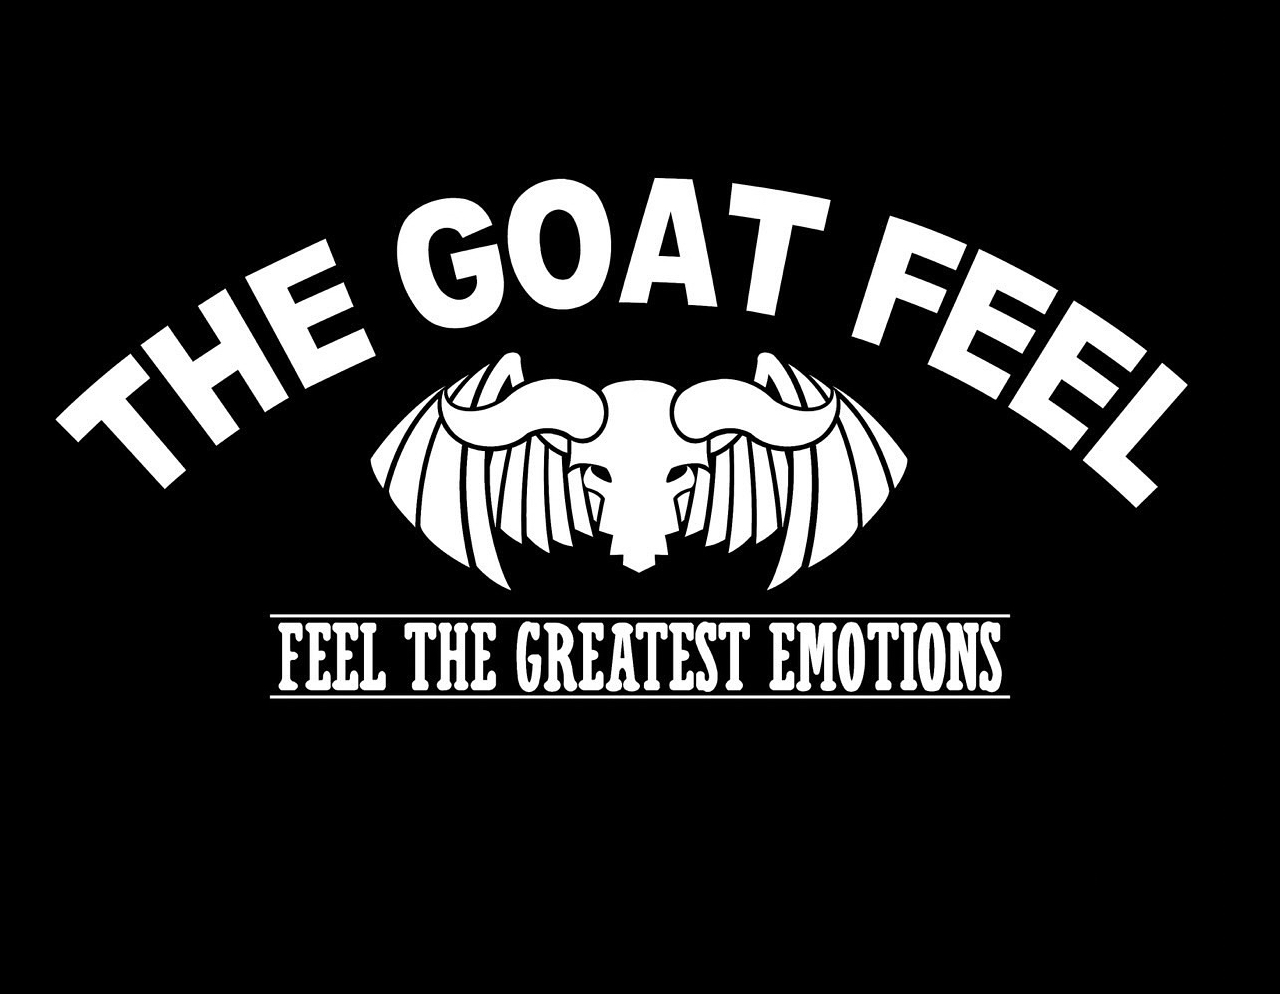
<file: about.html>
﻿<!-- about.html -->
<!DOCTYPE html>
<html lang="ja">
<head>
    <meta charset="UTF-8">
    <meta name="viewport" content="width=device-width, initial-scale=1.0">
    <title>商品詳細 - THE GOAT FEEL</title>
    <link rel="stylesheet" href="style.css">
    <script src="https://code.jquery.com/jquery-3.6.0.min.js"></script>
    <!-- Font Awesome CDN (無料アイコンライブラリ) -->
    <link rel="stylesheet" href="https://cdnjs.cloudflare.com/ajax/libs/font-awesome/6.4.0/css/all.min.css">
</head>
<body>
    <div id="loading">
        <img src="img/99A8F6C1-041A-4F2C-8C58-B03872F61AA8.jpeg" alt="Loading">
    </div>

    <header>
        <h1>
            <a href="index.html">
                <img src="img/99A8F6C1-041A-4F2C-8C58-B03872F61AA8.jpeg" alt="ロゴ">
            </a>
        </h1>

        <nav>
            <a href="index.html">HOME</a>
            <a href="about.html">ABOUT</a>
            <a href="product.html">PRODUCT</a>
            <a href="news.html">NEWS</a>
            <a href="contact.html">CONTACT</a>
        </nav>

        <div class="header-icons">
            <!-- 検索アイコン -->
            <i class="fas fa-search"></i>

            <!-- Instagramアイコン -->
            <a href="https://www.instagram.com/thegoatfeel_clothing/" target="_blank">
                <i class="fab fa-instagram"></i>
            </a>

            <!-- カートアイコン -->
            <a href="cart.html" class="cart-link">
                <i class="fas fa-shopping-cart"></i>
                <span class="cart-badge">0</span>
            </a>
        </div>

    </header>

    <div class="search-bar">
        <input type="text" placeholder="キーワードを入力">
        <button>検索</button>
    </div>


    <section class="about-section">
        <h2 class="about-title">THE GOAT FEEL</h2>
        <p class="about-text">
            GOATは「Greatest Of All Time」の略で、ストリートカルチャーという混沌と躍動の領域において、卓越した影響力の権化として屹立する存在──その精神性は、都市空間の微細な脈動と若者固有の叛逆的衝迫を濃縮し、現代という時代装置が生み出した一種の都市神話、あるいは象徴的図像として昇華されたものであると言えます。
            本ブランドは、かくなる DOPE の原理を、単なる流行の表層的現象として扱うことを拒み、むしろ文化の地層深くに沈潜する美学的原理や思想的契機として捉え直し、衣服および装身具という媒介を介して、精緻にして峻烈、そして挑発的な造形言語へと結晶化させています。
        </p>
    </section>



    <footer>
        <p>© THE GOAT FEEL</p>
    </footer>

    <script src="main.js"></script>

</body>
</html>
</file>
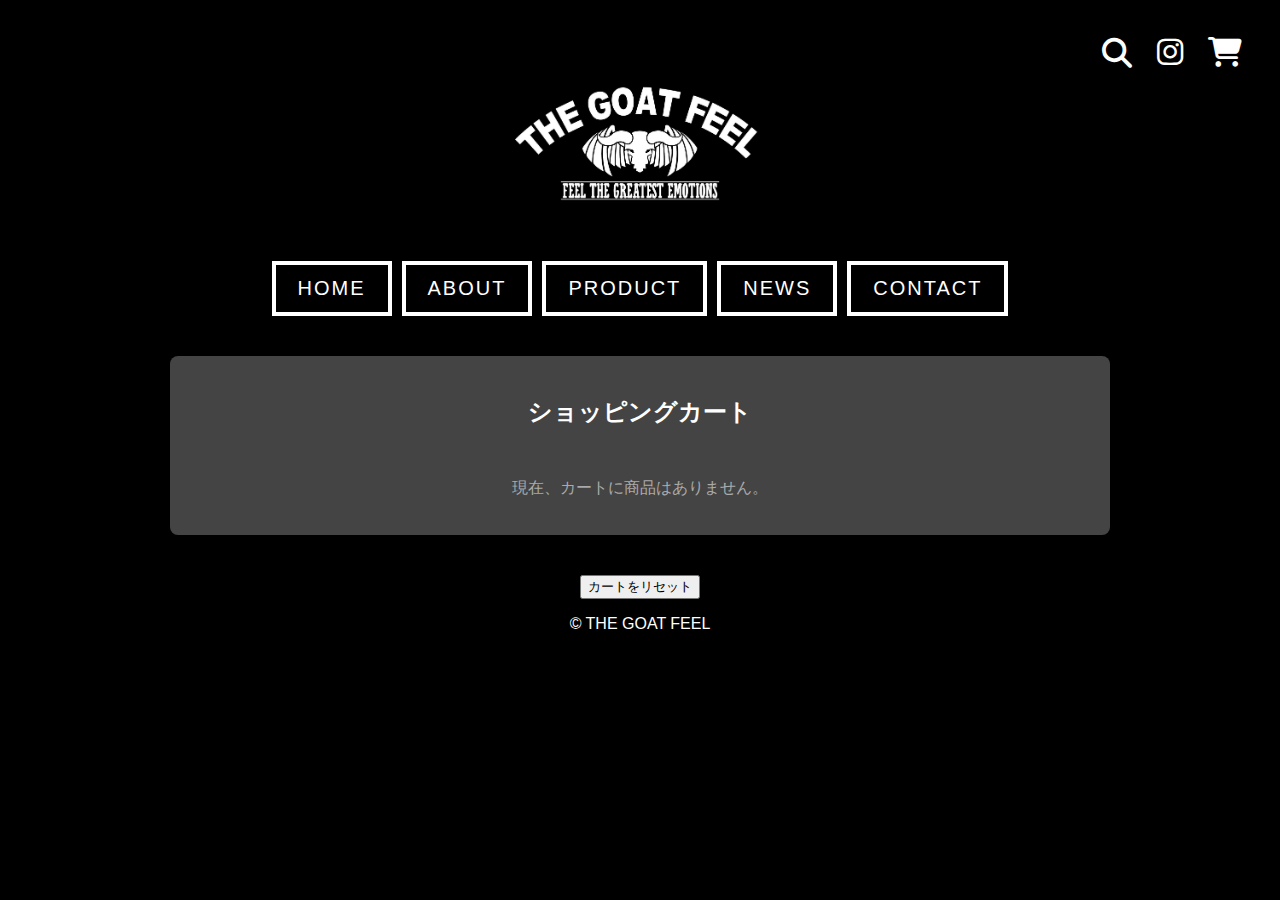
<file: cart.html>
﻿<!-- cart.html -->
<!DOCTYPE html>
<html lang="ja">
<head>
    <meta charset="UTF-8">
    <meta name="viewport" content="width=device-width, initial-scale=1.0">
    <title>THE GOAT FEEL</title>
    <link rel="stylesheet" href="style.css">
    <script src="https://code.jquery.com/jquery-3.6.0.min.js"></script>
    <!-- Font Awesome CDN (無料アイコンライブラリ) -->

    <link rel="stylesheet" href="https://cdnjs.cloudflare.com/ajax/libs/font-awesome/6.4.0/css/all.min.css">

</head>

<body>
    <header>
        <h1>
            <a href="index.html">
                <img src="img/99A8F6C1-041A-4F2C-8C58-B03872F61AA8.jpeg" alt="ロゴ">
            </a>
        </h1>

        <nav>
            <a href="index.html">HOME</a>
            <a href="about.html">ABOUT</a>
            <a href="product.html">PRODUCT</a>
            <a href="news.html">NEWS</a>
            <a href="contact.html">CONTACT</a>
        </nav>

        <div class="header-icons">
            <!-- 検索アイコン -->
            <i class="fas fa-search"></i>

            <!-- Instagramアイコン -->
            <a href="https://www.instagram.com/thegoatfeel_clothing/" target="_blank">
                <i class="fab fa-instagram"></i>
            </a>

            <!-- カートアイコン -->
            <a href="cart.html" class="cart-link">
                <i class="fas fa-shopping-cart"></i>
                <span class="cart-badge">0</span>
            </a>
        </div>

    </header>

    <div class="search-bar">
        <input type="text" placeholder="キーワードを入力">
        <button>検索</button>
    </div>


    <!-- ========== メインコンテンツ ========== -->
    <main class="cart-page">
        <!-- cart-page というCSSクラスでスタイルを当てる -->

        <h2>ショッピングカート</h2> <!-- ページタイトル -->
        <!-- カートが空のときに表示される部分（後でJSで切り替え予定） -->
        <p class="cart-empty">現在、カートに商品はありません。</p>

        <!-- ↓カートの中身を表形式で見せる部分 -->
        <table class="cart-table">
            <thead>
                <!-- 表のヘッダー部分 -->
                <tr>
                    <!-- 1行 -->
                    <th>商品画像</th>
                    <th>商品名</th>
                    <th>サイズ</th>
                    <th>数量</th>
                    <th>価格</th>
                    <th>小計</th>
                    <th>削除</th>
                </tr>
            </thead>
           
            <tbody>
                <!-- 実際の中身（今回はダミー） -->
                <tr>
                    <td><img src="img/ECA5BB59-5D33-4B6A-8F41-D41DB43CEA75.jpeg" alt="商品" class="cart-item-img"></td>
                    <td>First Drop T-Shirts (Black)</td>
                    <td>M</td>
                    <td>1</td>
                    <td>￥3,500</td>
                    <td>￥3,500</td>
                    <td><button class="remove-btn">削除</button></td>
                </tr>

                <tr>
                    <td><img src="img/スクリーンショット 2025-10-02 110953.png" alt="商品" class="cart-item-img"></td>
                    <td>HYPERDROP: Logo Sweat(Black)</td>
                    <td>L</td>
                    <td>1</td>
                    <td>￥6,500</td>
                    <td>￥13,000</td>
                    <td><button class="remove-btn">削除</button></td>
                </tr>
            </tbody>
        </table>

        <!-- 合計金額部分 -->
        <div class="cart-total">
            <p>合計金額：<strong>￥16,500</strong></p>
            <button class="checkout-btn">購入手続きへ進む</button>
        </div>

    </main>

    <button id="reset-cart">カートをリセット</button>


    <!-- ========== フッター ========== -->
    <footer>
        <p>© THE GOAT FEEL</p>
    </footer>

    <script src="main.js"></script>

</body>
</html>
</file>
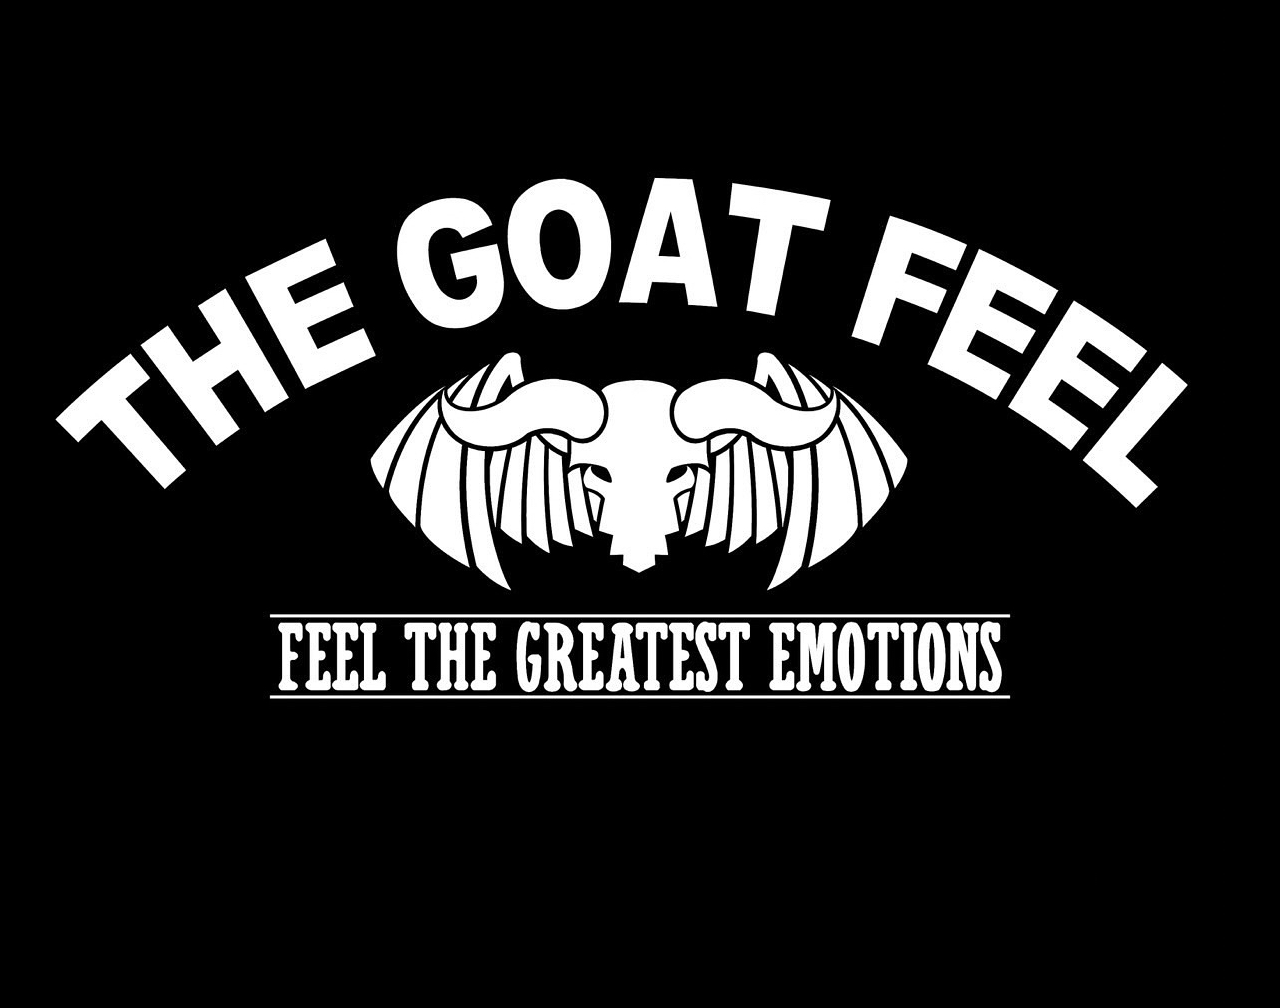
<file: contact.html>
﻿<!-- contact.html -->
<!DOCTYPE html>
<html lang="ja">
<head>
    <meta charset="UTF-8">
    <meta name="viewport" content="width=device-width, initial-scale=1.0">
    <title>商品詳細 - THE GOAT FEEL</title>
    <link rel="stylesheet" href="style.css">
    <script src="https://code.jquery.com/jquery-3.6.0.min.js"></script>
    <!-- Font Awesome CDN (無料アイコンライブラリ) -->
    <link rel="stylesheet" href="https://cdnjs.cloudflare.com/ajax/libs/font-awesome/6.4.0/css/all.min.css">
</head>
<body>
    <div id="loading">
        <img src="img/99A8F6C1-041A-4F2C-8C58-B03872F61AA8.jpeg" alt="Loading">
    </div>

    <header>
        <h1>
            <a href="index.html">
                <img src="img/99A8F6C1-041A-4F2C-8C58-B03872F61AA8.jpeg" alt="ロゴ">
            </a>
        </h1>

        <nav>
            <a href="index.html">HOME</a>
            <a href="about.html">ABOUT</a>
            <a href="product.html">PRODUCT</a>
            <a href="news.html">NEWS</a>
            <a href="contact.html">CONTACT</a>
        </nav>

        <div class="header-icons">
            <!-- 検索アイコン -->
            <i class="fas fa-search"></i>

            <!-- Instagramアイコン -->
            <a href="https://www.instagram.com/thegoatfeel_clothing/" target="_blank">
                <i class="fab fa-instagram"></i>
            </a>

            <!-- カートアイコン -->
            <a href="cart.html" class="cart-link">
                <i class="fas fa-shopping-cart"></i>
                <span class="cart-badge">0</span>
            </a>
        </div>

    </header>

    <div class="search-bar">
        <input type="text" placeholder="キーワードを入力">
        <button>検索</button>
    </div>


    <section class="contact-section">
        <h2>CONTACT</h2>
        <p>
            お問い合わせ内容を入力のうえ、送信してください。<br />
            ＊InstagramのDMからのお問い合わせも可能です。
        </p>

        <form action="send_mail.php" method="post" class="contact-form">

            <label for="name">Name</label>
            <input type="text" id="name" name="name" required>

            <label for="email">E-mail</label>
            <input type="email" id="email" name="email" required>

            <label for="phone">Phone Number</label>
            <input type="tel" id="phone" name="phone">

            <label for="message">Message</label>
            <textarea id="message" name="message" rows="6" required></textarea>

            <button type="submit" class="contact-btn">SEND</button>
        </form>
    </section>

    <footer>
        <p>© THE GOAT FEEL</p>
    </footer>

    <script src="main.js"></script>

</body>
</html>
</file>
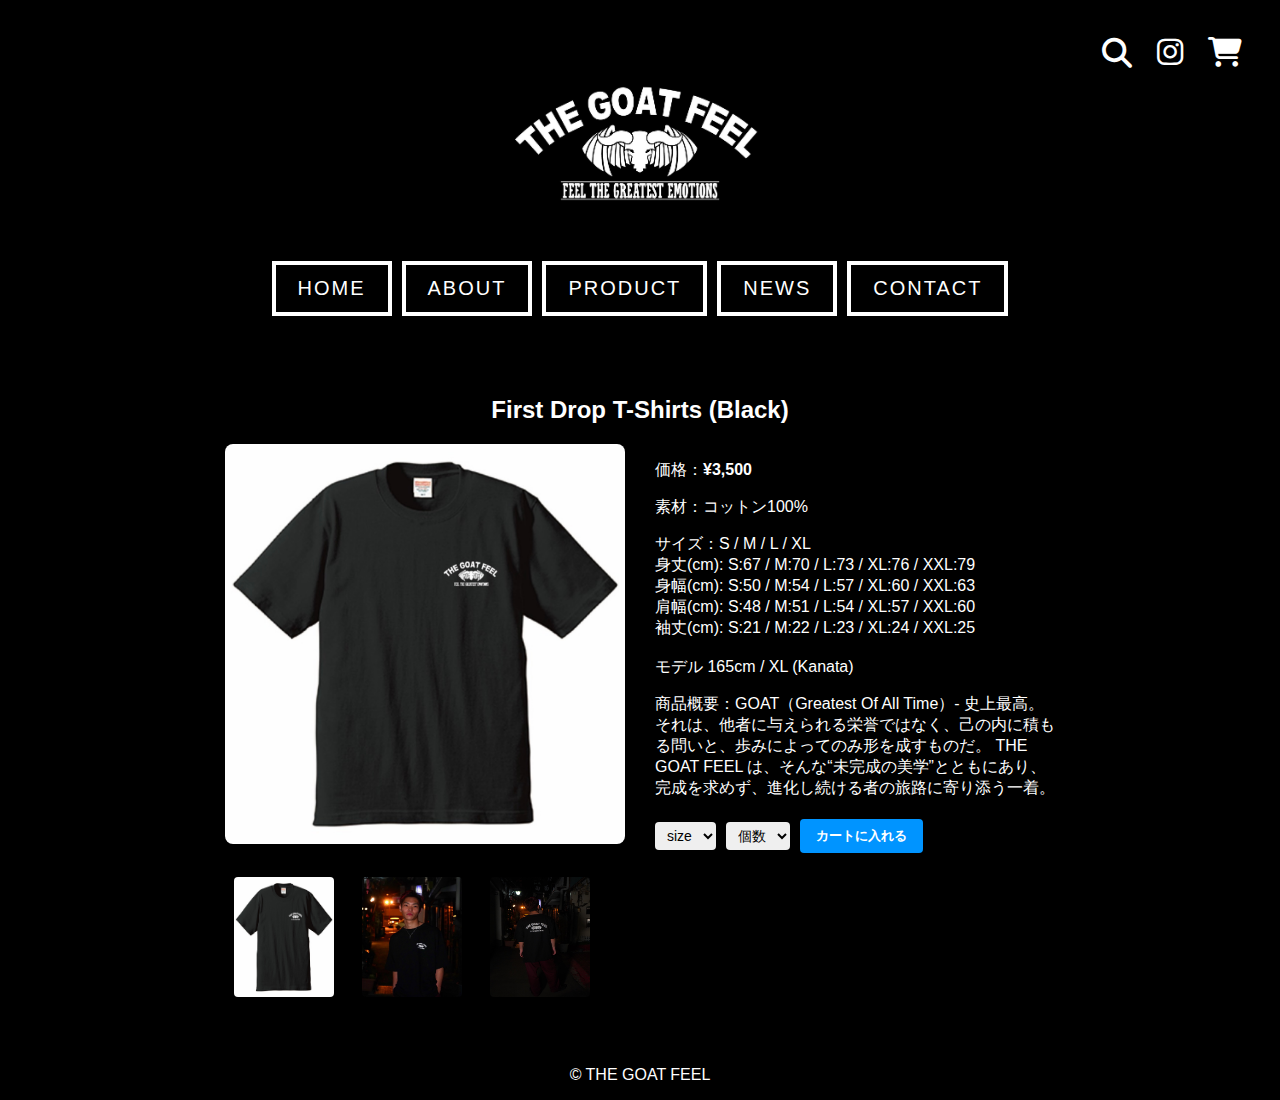
<file: detail.html>
﻿<!-- detail.html -->
<!DOCTYPE html>
<html lang="ja">
<head>
    <meta charset="UTF-8">
    <meta name="viewport" content="width=device-width, initial-scale=1.0">
    <title>商品詳細 - THE GOAT FEEL</title>
    <link rel="stylesheet" href="style.css">
    <script src="https://code.jquery.com/jquery-3.6.0.min.js"></script>
    <!-- Font Awesome CDN (無料アイコンライブラリ) -->
    <link rel="stylesheet" href="https://cdnjs.cloudflare.com/ajax/libs/font-awesome/6.4.0/css/all.min.css">
</head>
<body>

    <header>
        <h1>
            <a href="index.html">
                <img src="img/99A8F6C1-041A-4F2C-8C58-B03872F61AA8.jpeg" alt="ロゴ">
            </a>
        </h1>

        <nav>
            <a href="index.html">HOME</a>
            <a href="about.html">ABOUT</a>
            <a href="product.html">PRODUCT</a>
            <a href="news.html">NEWS</a>
            <a href="contact.html">CONTACT</a>
        </nav>

        <div class="header-icons">
            <!-- 検索アイコン -->
            <i class="fas fa-search"></i>

            <!-- Instagramアイコン -->
            <a href="https://www.instagram.com/thegoatfeel_clothing/" target="_blank">
                <i class="fab fa-instagram"></i>
            </a>

            <!-- カートアイコン -->
            <a href="cart.html" class="cart-link">
                <i class="fas fa-shopping-cart"></i>
                <span class="cart-badge">0</span>
            </a>
        </div>

    </header>

    <main class="detail-page">
        <h2>First Drop T-Shirts (Black)</h2>

        <div class="detail-container">

            <!-- 左側：画像 -->
            <div class="image-side">
                <div class="main-image">
                    <img src="img/ECA5BB59-5D33-4B6A-8F41-D41DB43CEA75.jpeg" id="main-img" alt="商品画像">
                </div>
               
                <div class="thumbnail-images">
                    <img src="img/ECA5BB59-5D33-4B6A-8F41-D41DB43CEA75.jpeg" alt="サムネイル1" class="thumb">
                    <img src="img/2254DAF1-D9FE-4510-B90B-3F8EE67F37EA.jpeg" alt="サムネイル2" class="thumb">
                    <img src="img/7586632A-A4B0-41C7-BCFE-913295E6CE9F.jpeg" alt="サムネイル3" class="thumb">
                </div>
             </div>
            
            <!-- 右側：テキスト -->
            <div class="detail-info">
                <p>価格：<strong>¥3,500</strong></p>
                <p>素材：コットン100%</p>
                <p>
                    サイズ：S / M / L / XL<br>
                    身丈(cm): S:67 / M:70 / L:73 / XL:76 / XXL:79<br>
                    身幅(cm): S:50 / M:54 / L:57 / XL:60  / XXL:63<br>
                    肩幅(cm): S:48 / M:51 / L:54 / XL:57  / XXL:60<br>
                    袖丈(cm): S:21 / M:22 / L:23 / XL:24  / XXL:25<br>
                    <br>
                    モデル 165cm / XL (Kanata)
                </p>
                <p>
                    商品概要：GOAT（Greatest Of All Time）- 史上最高。<br>
                    それは、他者に与えられる栄誉ではなく、己の内に積もる問いと、歩みによってのみ形を成すものだ。
                    THE GOAT FEEL は、そんな“未完成の美学”とともにあり、完成を求めず、進化し続ける者の旅路に寄り添う一着。
                </p>

                <div class="purchase-options">
                    <select id="select-size" class="select-size">
                        <option disabled selected>size</option>
                        <option value="S">S</option>
                        <option value="M">M</option>
                        <option value="L">L</option>
                        <option value="XL">XL</option>
                    </select>

                    <select  id="select-quantity" class="select-quantity">
                        <option disabled selected>個数</option>
                        <option value="1">1</option>
                        <option value="2">2</option>
                        <option value="3">3</option>
                        <option value="4">4</option>
                        <option value="5">5</option>
                    </select>

                    <button class="add-to-cart">カートに入れる</button>
                </div>

        </div>
    </main>

    <footer>
        <p>© THE GOAT FEEL</p>
    </footer>

    <script src="main.js"></script>

</body>
</html>
</file>
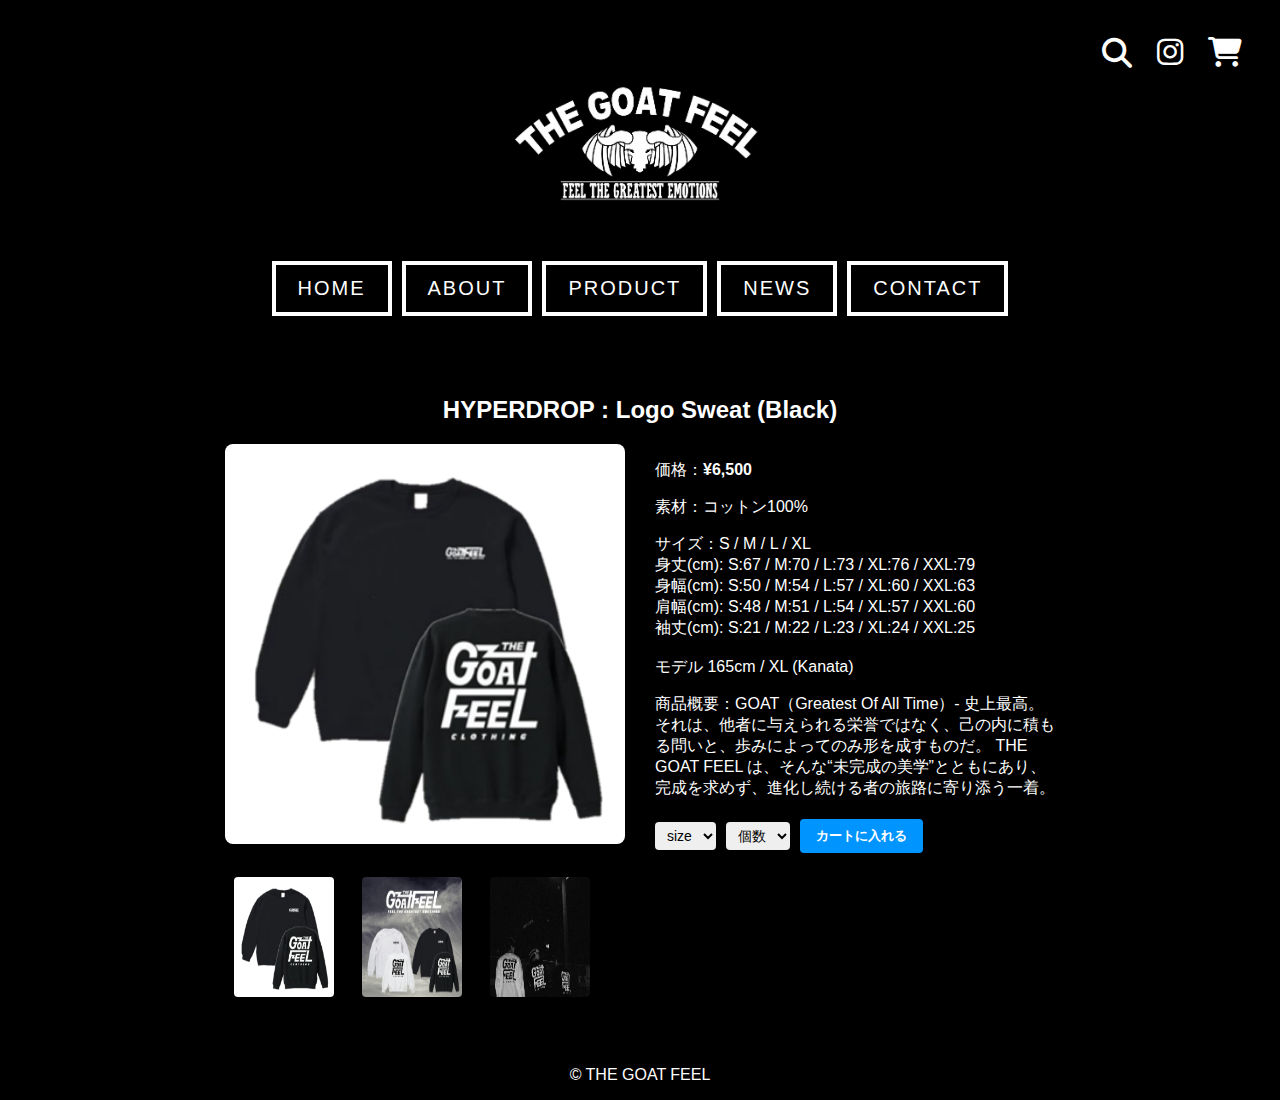
<file: detail2.html>
﻿<!-- detail.html -->
<!DOCTYPE html>
<html lang="ja">
<head>
    <meta charset="UTF-8">
    <meta name="viewport" content="width=device-width, initial-scale=1.0">
    <title>商品詳細 - THE GOAT FEEL</title>
    <link rel="stylesheet" href="style.css">
    <script src="https://code.jquery.com/jquery-3.6.0.min.js"></script>
    <!-- Font Awesome CDN (無料アイコンライブラリ) -->
    <link rel="stylesheet" href="https://cdnjs.cloudflare.com/ajax/libs/font-awesome/6.4.0/css/all.min.css">
</head>
<body>

    <header>
        <h1>
            <a href="index.html">
                <img src="img/99A8F6C1-041A-4F2C-8C58-B03872F61AA8.jpeg" alt="ロゴ">
            </a>
        </h1>

        <nav>
            <a href="index.html">HOME</a>
            <a href="about.html">ABOUT</a>
            <a href="product.html">PRODUCT</a>
            <a href="news.html">NEWS</a>
            <a href="contact.html">CONTACT</a>
        </nav>

        <div class="header-icons">
            <!-- 検索アイコン -->
            <i class="fas fa-search"></i>

            <!-- Instagramアイコン -->
            <a href="https://www.instagram.com/thegoatfeel_clothing/" target="_blank">
                <i class="fab fa-instagram"></i>
            </a>

            <!-- カートアイコン -->
            <a href="cart.html" class="cart-link">
                <i class="fas fa-shopping-cart"></i>
                <span class="cart-badge">0</span>
            </a>
        </div>

    </header>

    <main class="detail-page">
        <h2>HYPERDROP : Logo Sweat (Black)</h2>

        <div class="detail-container">

            <!-- 左側：画像 -->
            <div class="image-side">
                <div class="main-image">
                    <img src="img/スクリーンショット 2025-10-02 110953.png" id="main-img" alt="商品画像">
                </div>
               
                <div class="thumbnail-images">
                    <img src="img/スクリーンショット 2025-10-02 110953.png" alt="サムネイル1" class="thumb">
                    <img src="img/96C5E733-2876-47E3-8633-2E8C51FE1E88.jpeg" alt="サムネイル2" class="thumb">
                    <img src="img/スクリーンショット 2025-10-09 133706.png" alt="サムネイル3" class="thumb">
                </div>
             </div>
            
            <!-- 右側：テキスト -->
            <div class="detail-info">
                <p>価格：<strong>¥6,500</strong></p>
                <p>素材：コットン100%</p>
                <p>
                    サイズ：S / M / L / XL<br>
                    身丈(cm): S:67 / M:70 / L:73 / XL:76 / XXL:79<br>
                    身幅(cm): S:50 / M:54 / L:57 / XL:60  / XXL:63<br>
                    肩幅(cm): S:48 / M:51 / L:54 / XL:57  / XXL:60<br>
                    袖丈(cm): S:21 / M:22 / L:23 / XL:24  / XXL:25<br>
                    <br>
                    モデル 165cm / XL (Kanata)
                </p>
                <p>
                    商品概要：GOAT（Greatest Of All Time）- 史上最高。<br>
                    それは、他者に与えられる栄誉ではなく、己の内に積もる問いと、歩みによってのみ形を成すものだ。
                    THE GOAT FEEL は、そんな“未完成の美学”とともにあり、完成を求めず、進化し続ける者の旅路に寄り添う一着。
                </p>

                <div class="purchase-options">
                    <select id="select-size" class="select-size">
                        <option disabled selected>size</option>
                        <option value="S">S</option>
                        <option value="M">M</option>
                        <option value="L">L</option>
                        <option value="XL">XL</option>
                    </select>

                    <select  id="select-quantity" class="select-quantity">
                        <option disabled selected>個数</option>
                        <option value="1">1</option>
                        <option value="2">2</option>
                        <option value="3">3</option>
                        <option value="4">4</option>
                        <option value="5">5</option>
                    </select>

                    <button class="add-to-cart">カートに入れる</button>
                </div>

        </div>
    </main>

    <footer>
        <p>© THE GOAT FEEL</p>
    </footer>

    <script src="main.js"></script>

</body>
</html>
</file>
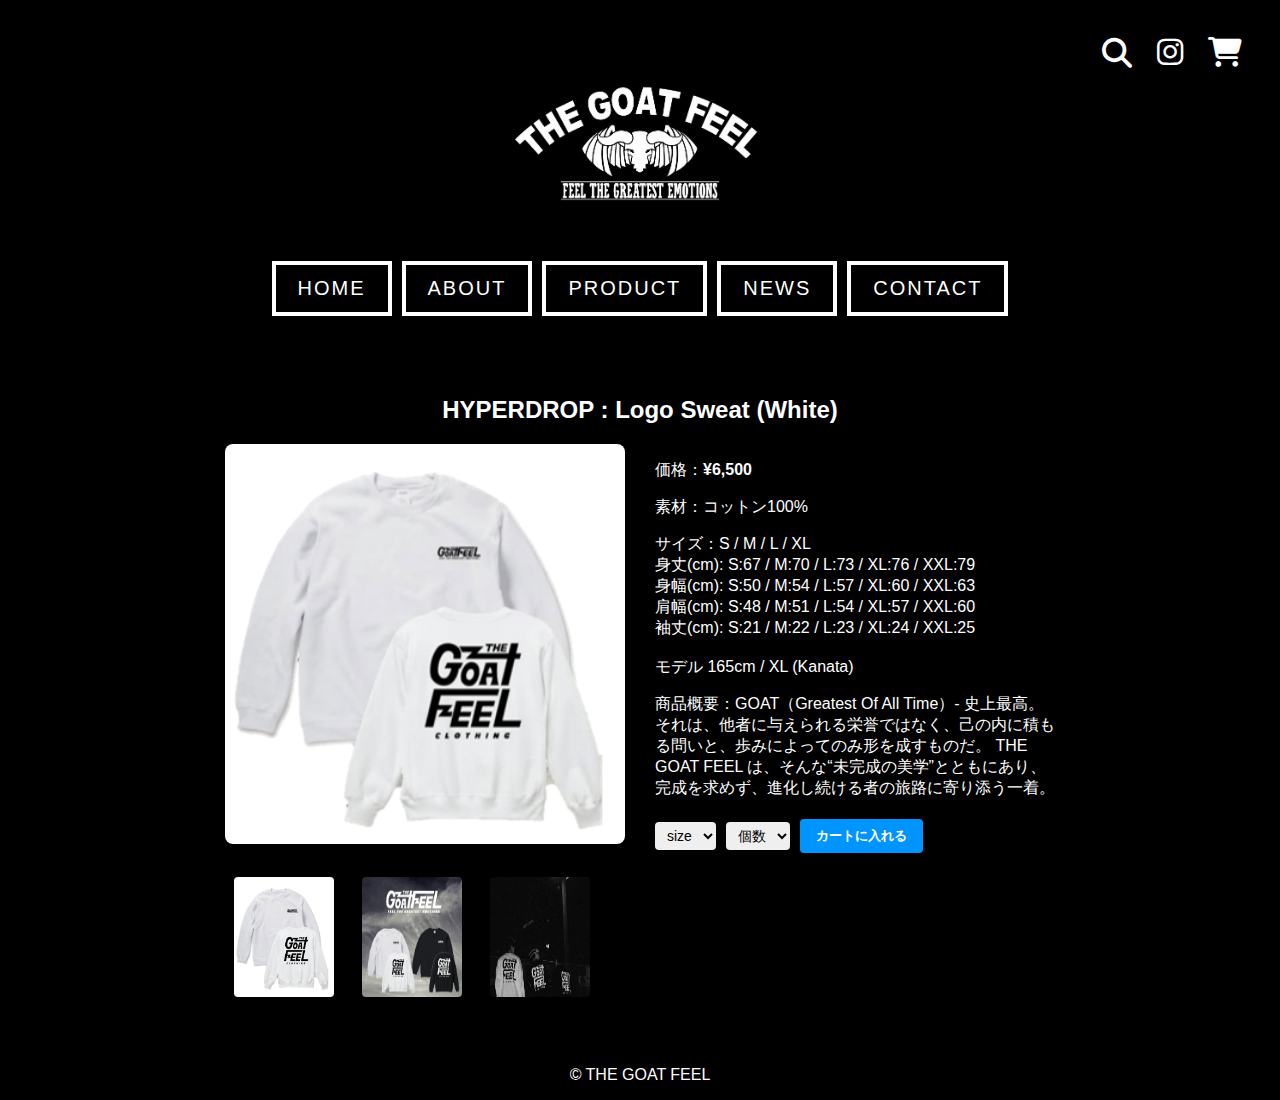
<file: detail3.html>
﻿<!-- detail.html -->
<!DOCTYPE html>
<html lang="ja">
<head>
    <meta charset="UTF-8">
    <meta name="viewport" content="width=device-width, initial-scale=1.0">
    <title>商品詳細 - THE GOAT FEEL</title>
    <link rel="stylesheet" href="style.css">
    <script src="https://code.jquery.com/jquery-3.6.0.min.js"></script>
    <!-- Font Awesome CDN (無料アイコンライブラリ) -->
    <link rel="stylesheet" href="https://cdnjs.cloudflare.com/ajax/libs/font-awesome/6.4.0/css/all.min.css">
</head>
<body>

    <header>
        <h1>
            <a href="index.html">
                <img src="img/99A8F6C1-041A-4F2C-8C58-B03872F61AA8.jpeg" alt="ロゴ">
            </a>
        </h1>

        <nav>
            <a href="index.html">HOME</a>
            <a href="about.html">ABOUT</a>
            <a href="product.html">PRODUCT</a>
            <a href="news.html">NEWS</a>
            <a href="contact.html">CONTACT</a>
        </nav>

        <div class="header-icons">
            <!-- 検索アイコン -->
            <i class="fas fa-search"></i>

            <!-- Instagramアイコン -->
            <a href="https://www.instagram.com/thegoatfeel_clothing/" target="_blank">
                <i class="fab fa-instagram"></i>
            </a>

            <!-- カートアイコン -->
            <a href="cart.html" class="cart-link">
                <i class="fas fa-shopping-cart"></i>
                <span class="cart-badge">0</span>
            </a>
        </div>

    </header>

    <main class="detail-page">
        <h2>HYPERDROP : Logo Sweat (White)</h2>

        <div class="detail-container">

            <!-- 左側：画像 -->
            <div class="image-side">
                <div class="main-image">
                    <img src="img/スクリーンショット 2025-10-02 091508.png" id="main-img" alt="商品画像">
                </div>
               
                <div class="thumbnail-images">
                    <img src="img/スクリーンショット 2025-10-02 091508.png" alt="サムネイル1" class="thumb">
                    <img src="img/96C5E733-2876-47E3-8633-2E8C51FE1E88.jpeg" alt="サムネイル2" class="thumb">
                    <img src="img/スクリーンショット 2025-10-09 133706.png" alt="サムネイル3" class="thumb">
                </div>
             </div>
            
            <!-- 右側：テキスト -->
            <div class="detail-info">
                <p>価格：<strong>¥6,500</strong></p>
                <p>素材：コットン100%</p>
                <p>
                    サイズ：S / M / L / XL<br>
                    身丈(cm): S:67 / M:70 / L:73 / XL:76 / XXL:79<br>
                    身幅(cm): S:50 / M:54 / L:57 / XL:60  / XXL:63<br>
                    肩幅(cm): S:48 / M:51 / L:54 / XL:57  / XXL:60<br>
                    袖丈(cm): S:21 / M:22 / L:23 / XL:24  / XXL:25<br>
                    <br>
                    モデル 165cm / XL (Kanata)
                </p>
                <p>
                    商品概要：GOAT（Greatest Of All Time）- 史上最高。<br>
                    それは、他者に与えられる栄誉ではなく、己の内に積もる問いと、歩みによってのみ形を成すものだ。
                    THE GOAT FEEL は、そんな“未完成の美学”とともにあり、完成を求めず、進化し続ける者の旅路に寄り添う一着。
                </p>

                <div class="purchase-options">
                    <select id="select-size" class="select-size">
                        <option disabled selected>size</option>
                        <option value="S">S</option>
                        <option value="M">M</option>
                        <option value="L">L</option>
                        <option value="XL">XL</option>
                    </select>

                    <select  id="select-quantity" class="select-quantity">
                        <option disabled selected>個数</option>
                        <option value="1">1</option>
                        <option value="2">2</option>
                        <option value="3">3</option>
                        <option value="4">4</option>
                        <option value="5">5</option>
                    </select>

                    <button class="add-to-cart">カートに入れる</button>
                </div>

        </div>
    </main>

    <footer>
        <p>© THE GOAT FEEL</p>
    </footer>

    <script src="main.js"></script>

</body>
</html>
</file>
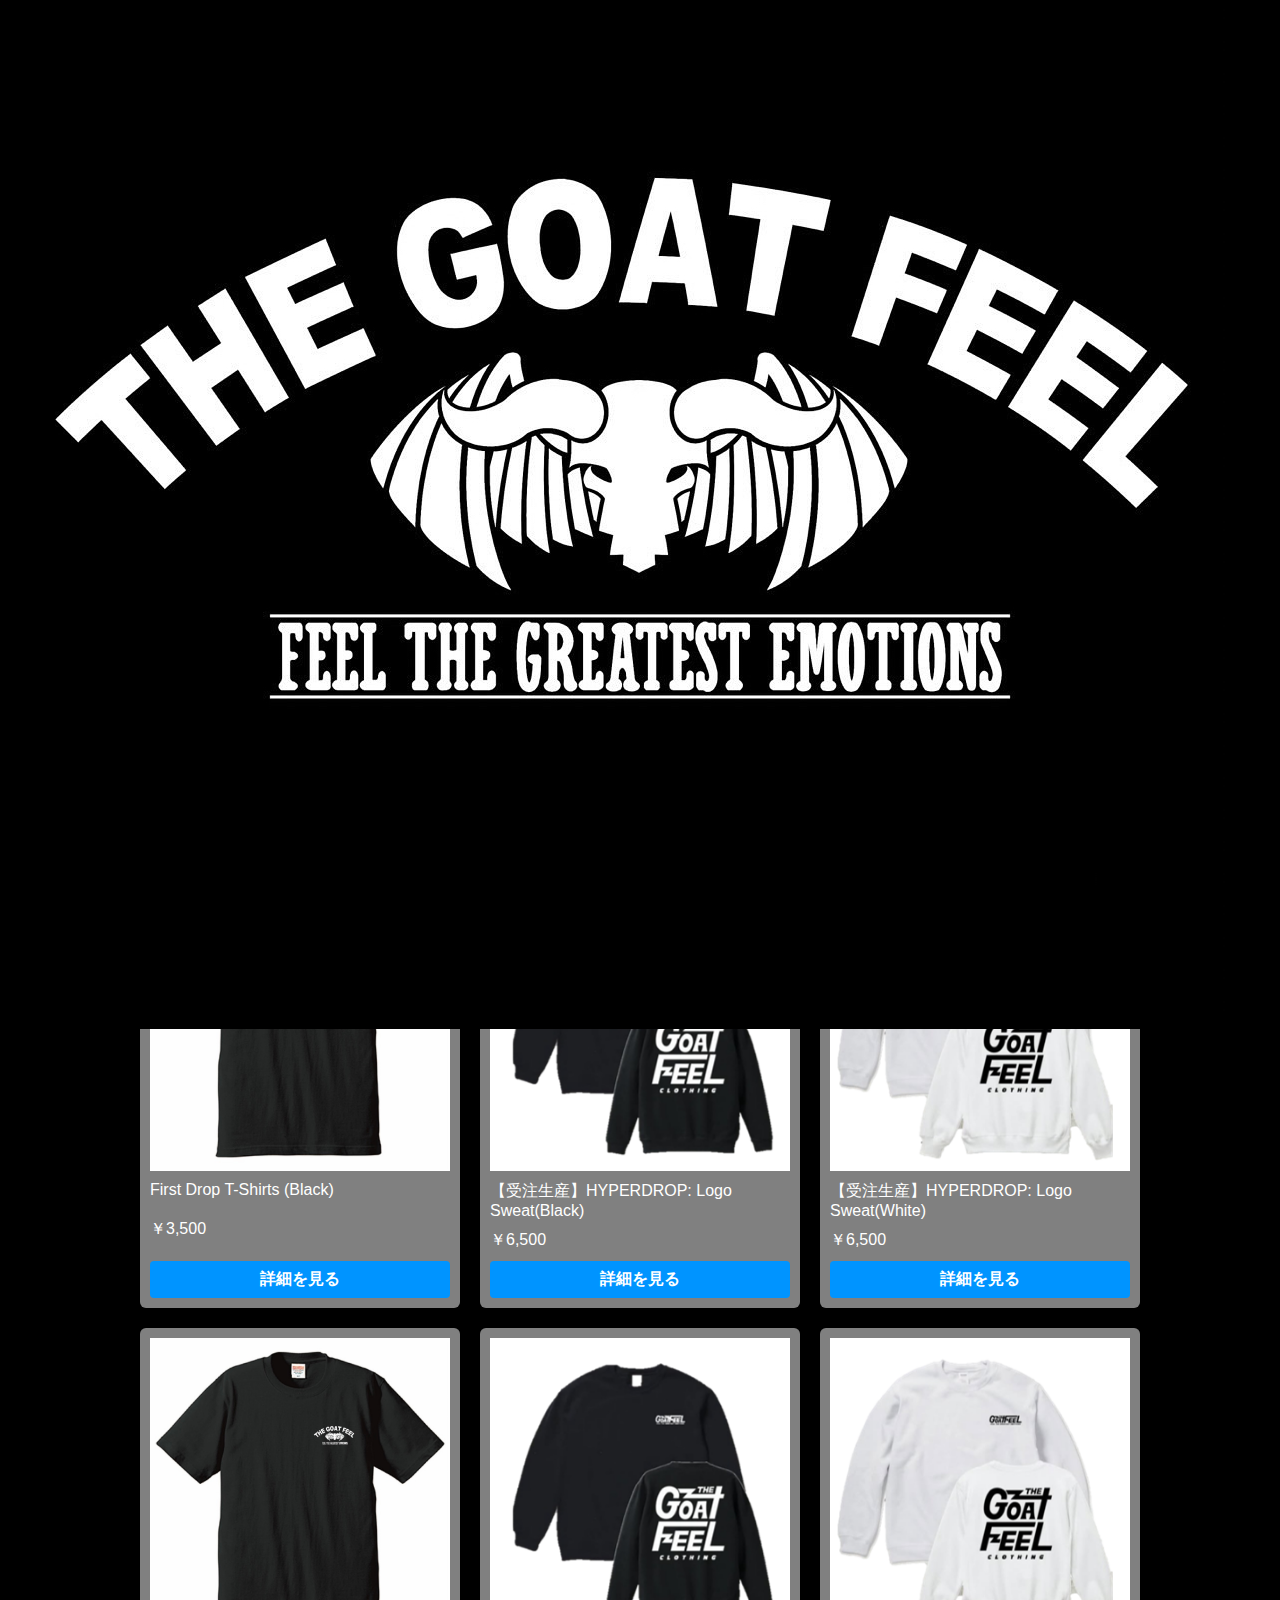
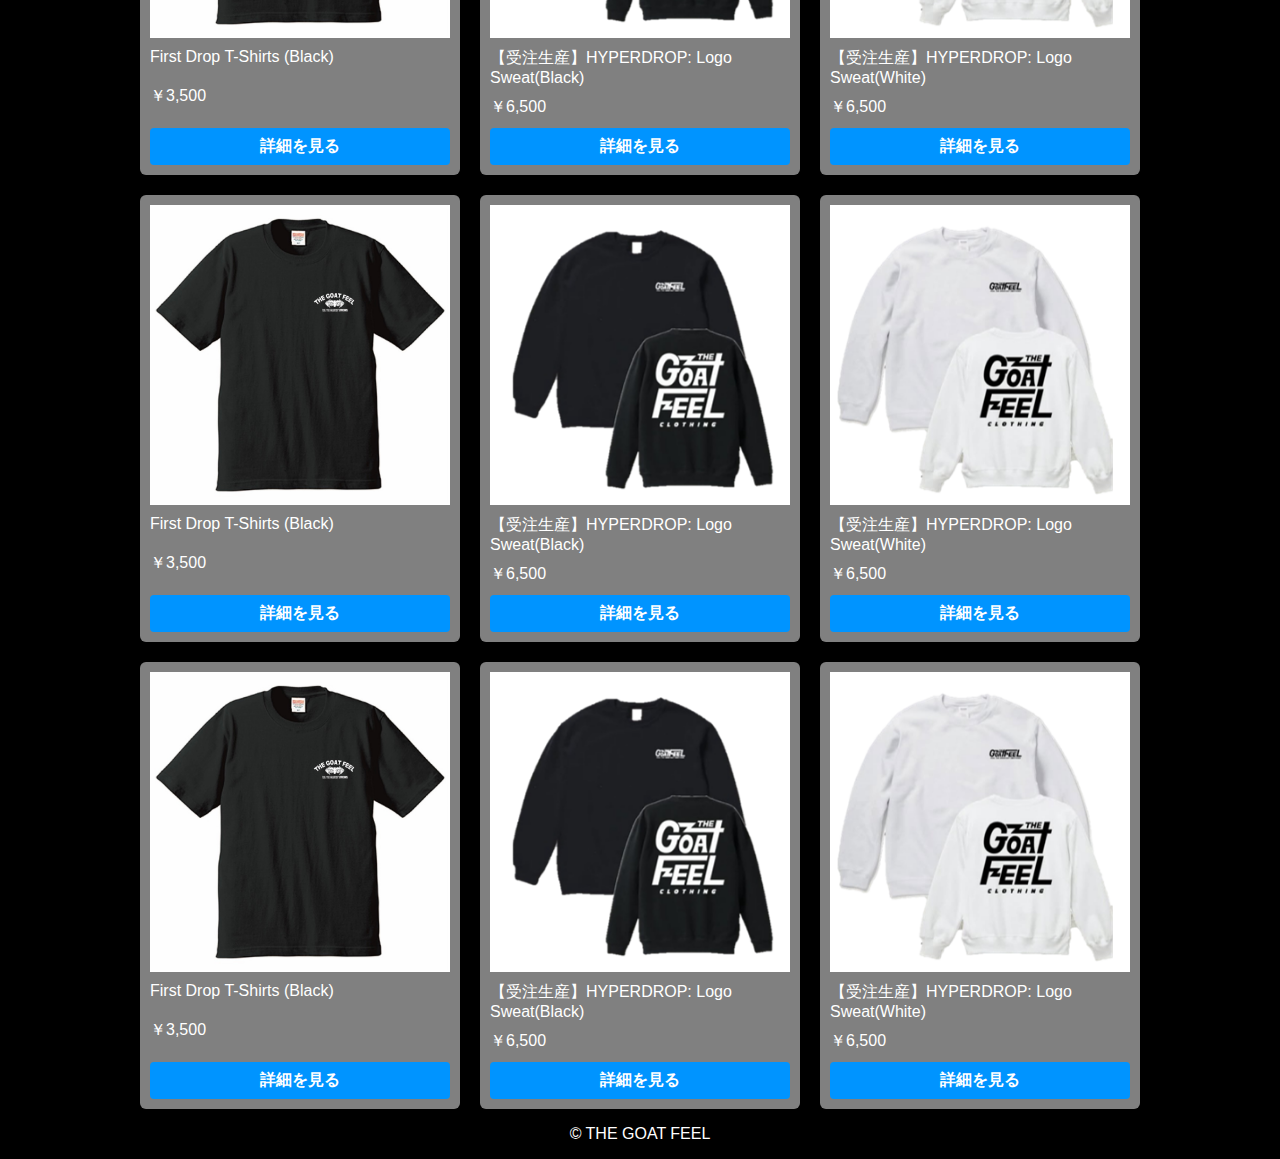
<file: product.html>
﻿<!-- product.html -->
<!DOCTYPE html>
<html lang="ja">
<head>
    <meta charset="UTF-8">
    <meta name="viewport" content="width=device-width, initial-scale=1.0">
    <title>THE GOAT FEEL</title>
    <link rel="stylesheet" href="style.css">
    <script src="https://code.jquery.com/jquery-3.6.0.min.js"></script>
    <!-- Font Awesome CDN (無料アイコンライブラリ) -->

    <link rel="stylesheet" href="https://cdnjs.cloudflare.com/ajax/libs/font-awesome/6.4.0/css/all.min.css">

</head>

<body>

    <div id="loading">
        <img src="img/99A8F6C1-041A-4F2C-8C58-B03872F61AA8.jpeg" alt="Loading">
    </div>

    <header>
        <h1>
            <a href="index.html">
                <img src="img/99A8F6C1-041A-4F2C-8C58-B03872F61AA8.jpeg" alt="ロゴ">
            </a>
        </h1>

        <nav>
            <a href="index.html">HOME</a>
            <a href="about.html">ABOUT</a>
            <a href="product.html">PRODUCT</a>
            <a href="news.html">NEWS</a>
            <a href="contact.html">CONTACT</a>
        </nav>

        <div class="header-icons">
            <!-- 検索アイコン -->
            <i class="fas fa-search"></i>

            <!-- Instagramアイコン -->
            <a href="https://www.instagram.com/thegoatfeel_clothing/" target="_blank">
                <i class="fab fa-instagram"></i>
            </a>

            <!-- カートアイコン -->
            <a href="cart.html" class="cart-link">
                <i class="fas fa-shopping-cart"></i>
                <span class="cart-badge">0</span>
            </a>
        </div>

    </header>

    <div class="search-bar">
        <input type="text" placeholder="キーワードを入力">
        <button>検索</button>
    </div>

    <!-- 商品一覧 -->

    <h2 >ITEMS</h2>
    <section class="products">

        <div class="item">
            <!-- 商品全体をaタグで囲むと、画像もテキストもクリックできる -->
            <a href="detail.html" class="item-image-link">
                <img src="img/ECA5BB59-5D33-4B6A-8F41-D41DB43CEA75.jpeg" alt="Tシャツ">
            </a>
            <p>First Drop T-Shirts (Black)  </p>
            <p>￥3,500  </p>

            <a href="detail.html" class="item-button">詳細を見る</a>
        </div>
        <div class="item">
            <a href="detail2.html" class="item-image-link">
                <img src="img/スクリーンショット 2025-10-02 110953.png" alt="スウェット">
            </a>
            <p>【受注生産】HYPERDROP: Logo Sweat(Black)</p>
            <p>￥6,500  </p>
            <a href="detail2.html" class="item-button">詳細を見る</a>
        </div>
        <div class="item">
            <a href="detail3.html" class="item-image-link">
                <img src="img/スクリーンショット 2025-10-02 091508.png" alt="スウェット">
            </a>
            <p>【受注生産】HYPERDROP: Logo Sweat(White)</p>
            <p>￥6,500  </p>
            <a href="detail3.html" class="item-button">詳細を見る</a>
        </div>

        <div class="item">
            <!-- 商品全体をaタグで囲むと、画像もテキストもクリックできる -->
            <a href="detail.html" class="item-image-link">
                <img src="img/ECA5BB59-5D33-4B6A-8F41-D41DB43CEA75.jpeg" alt="Tシャツ">
            </a>
            <p>First Drop T-Shirts (Black)  </p>
            <p>￥3,500  </p>

            <a href="detail.html" class="item-button">詳細を見る</a>
        </div>
        <div class="item">
            <a href="detail2.html" class="item-image-link">
                <img src="img/スクリーンショット 2025-10-02 110953.png" alt="スウェット">
            </a>
            <p>【受注生産】HYPERDROP: Logo Sweat(Black)</p>
            <p>￥6,500  </p>
            <a href="detail2.html" class="item-button">詳細を見る</a>
        </div>
        <div class="item">
            <a href="detail3.html" class="item-image-link">
                <img src="img/スクリーンショット 2025-10-02 091508.png" alt="スウェット">
            </a>
            <p>【受注生産】HYPERDROP: Logo Sweat(White)</p>
            <p>￥6,500  </p>
            <a href="detail3.html" class="item-button">詳細を見る</a>
        </div>


        <div class="item">
            <!-- 商品全体をaタグで囲むと、画像もテキストもクリックできる -->
            <a href="detail.html" class="item-image-link">
                <img src="img/ECA5BB59-5D33-4B6A-8F41-D41DB43CEA75.jpeg" alt="Tシャツ">
            </a>
            <p>First Drop T-Shirts (Black)  </p>
            <p>￥3,500  </p>

            <a href="detail.html" class="item-button">詳細を見る</a>
        </div>
        <div class="item">
            <a href="detail2.html" class="item-image-link">
                <img src="img/スクリーンショット 2025-10-02 110953.png" alt="スウェット">
            </a>
            <p>【受注生産】HYPERDROP: Logo Sweat(Black)</p>
            <p>￥6,500  </p>
            <a href="detail2.html" class="item-button">詳細を見る</a>
        </div>
        <div class="item">
            <a href="detail3.html" class="item-image-link">
                <img src="img/スクリーンショット 2025-10-02 091508.png" alt="スウェット">
            </a>
            <p>【受注生産】HYPERDROP: Logo Sweat(White)</p>
            <p>￥6,500  </p>
            <a href="detail3.html" class="item-button">詳細を見る</a>
        </div>


        <div class="item">
            <!-- 商品全体をaタグで囲むと、画像もテキストもクリックできる -->
            <a href="detail.html" class="item-image-link">
                <img src="img/ECA5BB59-5D33-4B6A-8F41-D41DB43CEA75.jpeg" alt="Tシャツ">
            </a>
            <p>First Drop T-Shirts (Black)  </p>
            <p>￥3,500  </p>

            <a href="detail.html" class="item-button">詳細を見る</a>
        </div>
        <div class="item">
            <a href="detail2.html" class="item-image-link">
                <img src="img/スクリーンショット 2025-10-02 110953.png" alt="スウェット">
            </a>
            <p>【受注生産】HYPERDROP: Logo Sweat(Black)</p>
            <p>￥6,500  </p>
            <a href="detail2.html" class="item-button">詳細を見る</a>
        </div>
        <div class="item">
            <a href="detail3.html" class="item-image-link">
                <img src="img/スクリーンショット 2025-10-02 091508.png" alt="スウェット">
            </a>
            <p>【受注生産】HYPERDROP: Logo Sweat(White)</p>
            <p>￥6,500  </p>
            <a href="detail3.html" class="item-button">詳細を見る</a>
        </div>

        <div class="item">
            <!-- 商品全体をaタグで囲むと、画像もテキストもクリックできる -->
            <a href="detail.html" class="item-image-link">
                <img src="img/ECA5BB59-5D33-4B6A-8F41-D41DB43CEA75.jpeg" alt="Tシャツ">
            </a>
            <p>First Drop T-Shirts (Black)  </p>
            <p>￥3,500  </p>

            <a href="detail.html" class="item-button">詳細を見る</a>
        </div>
        <div class="item">
            <a href="detail2.html" class="item-image-link">
                <img src="img/スクリーンショット 2025-10-02 110953.png" alt="スウェット">
            </a>
            <p>【受注生産】HYPERDROP: Logo Sweat(Black)</p>
            <p>￥6,500  </p>
            <a href="detail2.html" class="item-button">詳細を見る</a>
        </div>
        <div class="item">
            <a href="detail3.html" class="item-image-link">
                <img src="img/スクリーンショット 2025-10-02 091508.png" alt="スウェット">
            </a>
            <p>【受注生産】HYPERDROP: Logo Sweat(White)</p>
            <p>￥6,500  </p>
            <a href="detail3.html" class="item-button">詳細を見る</a>
        </div>





    </section>

    <footer>
        <p>© THE GOAT FEEL</p>
    </footer>

    <script src="main.js"></script>

</body>
</html>
</file>
<file: style.css>
﻿/*CSS*/
body {
    background-color: #000;
    color: #fff;
    font-family: sans-serif;
    text-align: center;
}

/*ローディング画面*/
#loading {
    position: fixed;
    top: 0;
    left: 0;
    width: 100vw;
    height: 100vh;
    background-color:#000;
    display: flex;
    justify-content: center;
    align-items: center;
    z-index: 9999;
}

    #loading.fadeout {
        animation: fadeScaleRotateOut 1.8s forwards;
    }

    @keyframes fadeScaleRotateOut {
        0% {
            opacity: 1;
            transform: scale(1) rotate(0deg);
        }

        100% {
            opacity: 0;
            transform: scale(1.2) rotate(0deg);
        }
    }


/*ヘッダー*/

header {
    position: relative;
}
    header h1 img {
  width: 250px; /* 横幅だけ指定、縦は自動で縮む */
  height: 250px; /* 高さは自動調整して、比率を保つ */
}

    header nav {
        margin-top: -40px;
        display: flex;
        justify-content: center;
        gap: 10px;
    }

        header nav a {
            display: inline-block;
            padding: 12px 22px;
            font-family: 'Impact', 'Anton', sans-serif;
            background: #000;
            border: 4px solid #fff;
            color: #fff;
            text-decoration: none;
            font-size: 20px;
            letter-spacing: 2px;
            text-transform: uppercase;
            transition: 0.15s;
        }

            /* ホバーで “ドカッ” と白黒反転 */
            header nav a:hover {
                background: #fff;
                color: #000;
                transform: translateY(-3px);
            }


/* ヘッダーアイコンの配置 */
.header-icons {
    position: absolute;
    top: 15px;
    right: 30px;
    display: flex;
    gap: 25px;
    font-size: 30px;
    align-items: center;
}

    .header-icons i {
        color: #fff;
        cursor: pointer;
        transition: color 0.3s;
    }

    .header-icons i:hover {
            color: #0094ff;
    }




/*カート*/
.cart-link{
    position:relative;
    display:inline-block;
}

.cart-badge {
    position: absolute;
    top: -8px;
    right: -10px;
    background-color: red;
    color: white;
    font-size: 13px;
    width: 20px;
    height: 20px;
    border-radius: 50%;
    text-align: center;
    line-height: 20px;
    font-weight: bold;
    display: none; /* ← 最初は表示しない */
}


.add-to-cart {
    background-color: #0094ff;
    color: #fff;
    padding: 8px 16px;
    border: none;
    border-radius: 4px;
    font-weight: bold;
    cursor: pointer;
    transition: background-color 0.3s, color 0.3s;
}

    .add-to-cart:hover {
        background-color: #0026ff;
        color: #fff;
    }



/*検索*/
.search-bar {
    display: none;
    margin: 20px;
    text-align: center;
    position: absolute;
    top: 20px;
    right: 13vw;
    z-index:10000;
}
    .search-bar input {
        padding: 10px;
        width:300px;
        border-radius: 4px;
    }

    .search-bar button {
        padding: 8px 12px;
        background-color: #0094ff;
        color: white;
        /*border: none;*/
        border-radius: 4px;
        margin-left: 10px;
        cursor: pointer;
    }

        .search-bar button:hover {
            background-color: #0077cc;
        }


/*スライド*/
.slideshow{
    overflow:hidden;
    position:relative;
    /*min-width:960px;*/
    height:465px;
    margin-bottom:30px;
}

.slideshow img{
    display:none;
    position:absolute;
    left:50%;  /*親の左から 50%の位置（＝真ん中） に画像の左端を置く*/
    margin-left:-425px; /*-画像の半分の幅;*/
}

h2 {
    font-family: 'Impact', 'Anton', sans-serif;
}

.hero p {
    font-family: 'Impact', 'Anton', sans-serif;
}


/*商品*/
.products {
    display: flex;
    justify-content: center;
    gap: 20px;
    margin-top: 30px;
    flex-wrap: wrap; /* ← これを追加すると折り返す */
}

.item {
  width: 300px;                 /* カードの幅 */
  height: auto;                /* カードの高さを固定 */
  display: flex;                
  flex-direction: column;       /* 縦に並べる */
  justify-content: space-between; /* 上下に均等配置 */
  background-color: #808080;
  padding: 10px;
  border-radius: 6px;
  color: #fff;
  text-align: center;
}

.item p {
        margin: 10px 0 0 0;
        flex-grow: 1; /* 余ったスペースを商品名に使って高さ揃え */
        text-align:left
    }


/* 商品画像リンク（画像を中央に） */
.item-image-link img {
    width: 300px;
    height: 300px;
    object-fit: cover;
    display: block;
    margin: 0 auto;
}

/* 商品画像リンクのaタグ自体には特別な装飾は不要 */
.item-image-link {
    display: block;
    text-decoration: none;
}

/* ボタン用のリンク */
.item-button {
    display: inline-block;
    background-color: #0094ff;
    color: #fff;
    padding: 8px 16px;
    border-radius: 4px;
    text-decoration: none;
    font-weight: bold;
    margin-top: 10px;
    transition: background-color 0.3s, color 0.3s;
}

.item a:hover {
            background-color: #0026ff;
            color: #fff;
        }





/*detail.html*/
.detail-page {
    max-width: 900px;
    margin: 40px auto;
    padding: 20px;
    text-align: left;
}

.detail-page h2{
    text-align:center;
}



    .detail-container {
    display: flex;
    flex-wrap: wrap;
    gap: 30px;
    align-items: flex-start;
    justify-content: center;
}

.image-side {
    display: flex;
    flex-direction: column;
    border-radius: 8px;
}

    .main-image img {
    width: 400px;
    height: 400px;
    object-fit: cover;
    border-radius: 8px;
    margin-bottom:20px;
}

.detail-info {
    max-width: 400px;
    color: #fff;
}


.thumbnail-images {
    display: flex;
    flex-wrap: wrap;
    gap: 10px;
    max-width: 440px; /* 3枚分の幅くらい */
}
.thumbnail-images img {
    width: 100px; /* 横幅100px */
    height: 120px;
    cursor: pointer; /* クリックできるって分かるようにカーソル変わる */
    margin: 5px; /* 画像の間にすこし隙間をつくる */
    border: 4px solid transparent; /* 枠線だけど普段は透明 */
    border-radius: 8px;
    transition: border-color 0.3s;
}


.thumbnail-images img:hover {
    border-color: #0094ff; /* ホバーで枠が青くなる */
}

.purchase-options {
    display: flex;
    gap: 10px;
    margin-top: 20px;
    align-items: center;
}

.purchase-options select {
    padding: 5px 8px;
    border-radius: 4px;
    border: none;
    font-size: 14px;
}





/*cart.html*/
/* ========================
   カートページの見た目
======================== */

/* 全体の幅を整える */
.cart-page {
    max-width: 900px; /* 横幅を制限 */
    margin: 40px auto; /* 中央寄せ */
    padding: 20px;
    background-color: #444; 
    border-radius: 8px;
}

/* カートが空のときのテキスト */
.cart-empty {
    color: #aaa;
    text-align: center;
    margin-top: 50px;
}

/* 表のスタイル */
.cart-table {
    width: 100%;
    border-collapse: collapse; /* 線をくっつける */
    margin-top: 20px;
}

    .cart-table th,
    .cart-table td {
        border-bottom: 1px solid #444;
        padding: 10px;
        text-align: center;
        background-color: #222;
    }

    /* 見出し部分（th）の色 */
    .cart-table th {
        background-color: #222;
        color: #fff;
    }

/* 商品画像を小さく整える */
.cart-item-img {
    width: 80px;
    height: 80px;
    object-fit: cover;
    border-radius: 4px;
}

/* 削除ボタン */
.remove-btn {
    background-color: #ff3333;
    color: white;
    border: none;
    padding: 6px 10px;
    border-radius: 4px;
    cursor: pointer;
    transition: 0.3s;
}

    .remove-btn:hover {
        background-color: #cc0000;
    }

/* 合計金額部分 */
.cart-total {
    margin-top: 30px;
    text-align: right;
}

    .cart-total p {
        font-size: 18px;
        margin-bottom: 10px;
    }

.checkout-btn {
    background-color: #0094ff;
    color: white;
    border: none;
    padding: 10px 20px;
    border-radius: 6px;
    font-size: 16px;
    cursor: pointer;
    transition: 0.3s;
}

    .checkout-btn:hover {
        background-color: #0066cc;
    }




/*ABOUTページ*/
.about-section {
    position: relative;
    max-width: 900px;
    margin: 50px auto;
    padding: 60px 20px;
    color: #fff;
    text-align: center;
    overflow: hidden;
    border-radius: 10px;
}

.about-section::before {
    content: '';
    position: absolute;
    top: 0;
    left: 0;
    width: 100%;
    height: 100%;
    background: url('img/スクリーンショット 2025-10-09 133205.png') center/cover no-repeat;
    opacity: 0.5;
    z-index: 1;

    pointer-events: none; /* ← これを追加 */
}

.about-title, .about-text, header {
    position: relative;
    z-index: 2;
}

.about-title {
    font-family: 'Impact', 'Anton', sans-serif;
    font-size: 48px;
    letter-spacing: 3px;
    margin-bottom: 30px;
}

.about-text {
    font-size: 18px;
    line-height: 1.8;
    max-width: 700px;
    margin: 0 auto;
    background: rgba(0,0,0,0.5);
    padding: 20px;
    border-radius: 6px;
}

/*NEWSページ*/
.news-section {
    max-width: 1200px;
    margin: 30px auto;
    padding: 20px;
    color: #fff;
    font-family: sans-serif;
    text-align: center; /* 中の文字を中央寄せ */
}

.news-section h2 {
    font-size: 36px;
    text-align: center;
    margin-bottom: 40px;
    letter-spacing: 2px;
}

.news-item {
    width: 1200px;
    background-color: #222;
    border-radius: 10px;
    margin-bottom: 30px;
    overflow: hidden;
    box-shadow: 0 4px 8px rgba(0,0,0,0.5);
    transition: transform 0.3s;
    display: inline-block; /* 横幅自体をコンテンツサイズに */
}

    .news-item:hover {
        transform: translateY(-5px);
    }

.news-date {
    padding: 10px 20px;
    font-size: 14px;
    color: #efefef;
    letter-spacing: 1px;
}

.news-photo img {
    width: 100%;
    height: auto;
    display: block;
    margin: 0 auto; /* 左右の余白を自動にして中央に */
    max-width: 900px; /* 写真の最大幅を指定 */
}

.news-description {
    padding: 15px 20px;
    font-size: 16px;
    line-height: 1.5;
}



/*CONTACTページ*/
.contact-section {
    max-width: 360px; /* ← 横幅かなりコンパクト */
    margin: 80px auto;
    padding: 10px;
    color: #eee;
}

/* タイトル */
.contact-section h2 {
    text-align: center;
    margin-bottom: 5px;
    font-size: 1.5rem;
}

/* 説明 */
.contact-section p {
    text-align: center;
    color: #aaa;
    font-size: 0.85rem;
    margin-bottom: 15px;
}

/* フォーム */
.contact-form {
    display: flex;
    flex-direction: column;
    gap: 10px;
}

    /* ラベル */
    .contact-form label {
        font-size: 0.8rem;
        color: #ccc;
    }

    /* 入力欄（かなり小さめ） */
    .contact-form input,
    .contact-form textarea {
        width: 240px; /* ← 横幅を大幅縮小！ */
        padding: 5px 8px; /* ← 高さもコンパクト */
        border: 1px solid #333;
        border-radius: 4px;
        background: #1b1b1b;
        color: #fff;
        font-size: 0.95rem;
        margin: 0 auto; /* ← これで中央寄せ！ */
    }

    /* テキストエリア小さめ */
    .contact-form textarea {
        height: 90px;
    }

/* ボタン */
.contact-btn {
    width: 120px; /* ← ボタンも小さく */
    padding: 6px 0;
    background: #fff;
    color: #000;
    border: none;
    border-radius: 4px;
    font-size: 0.85rem;
    margin: 10px auto 0;
    cursor: pointer;
}

    .contact-btn:hover {
        background: #000;
        color: #fff;
        border: 1px solid #fff;
    }



    /*YouTube*/
.youtube-section {
    text-align: center;
    color: #fff;
    padding: 10px;
}

.youtube-wrapper {
    aspect-ratio: 16 / 9;
    max-width: 600px;
    margin: 30px auto;
}

    .youtube-wrapper iframe {
        width: 100%;
        height: 100%;
    }

.youtube-thumb {
    width: 100%;
    max-width: 600px; /* 好きなサイズに調整 */
    height: auto; /* 16:9比率のまま自動調整 */
    display: block;
    margin: 20px auto;
    cursor: pointer;
    border-radius: 6px;
    transition: transform 0.3s;
}

    .youtube-thumb:hover {
        transform: scale(1.07); /* ちょっと拡大してクリック感 */
    }

.youtube-section p {
    font-family: 'Impact', 'Anton', sans-serif;
}
</file>
